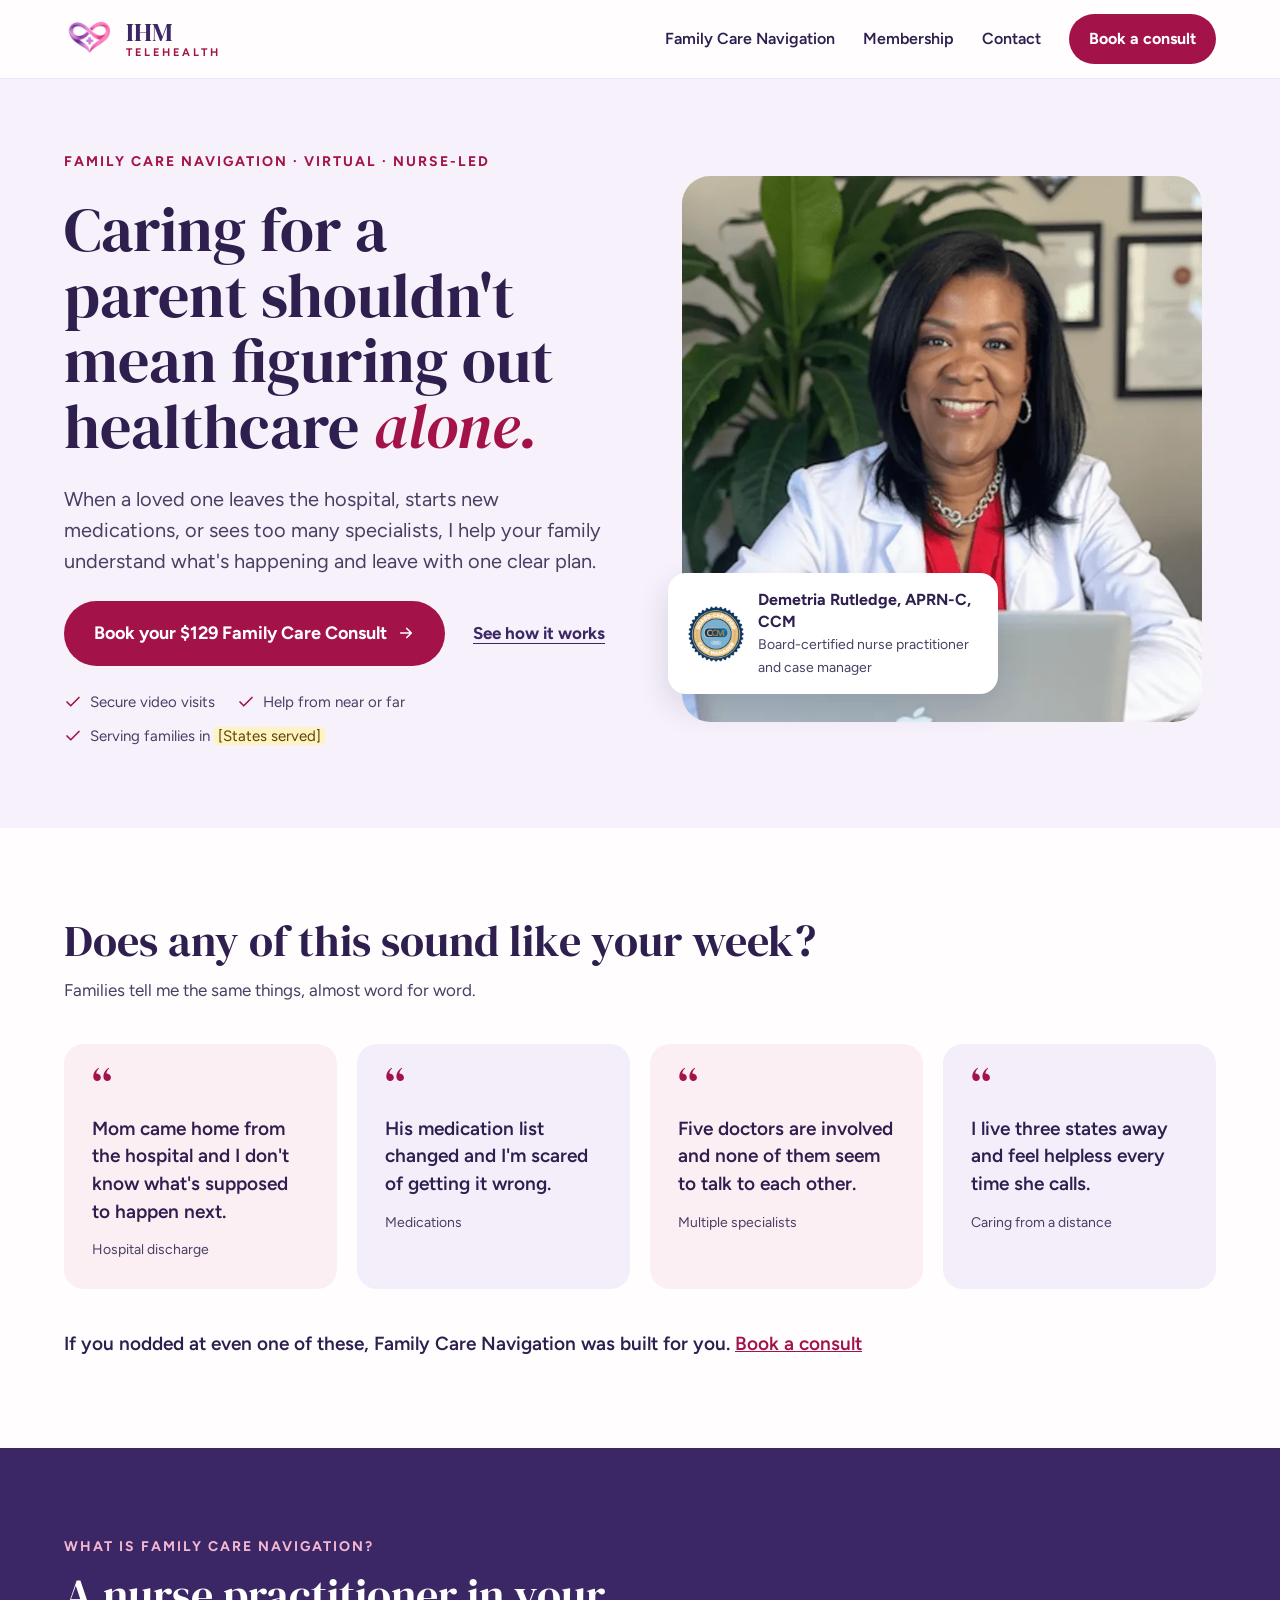
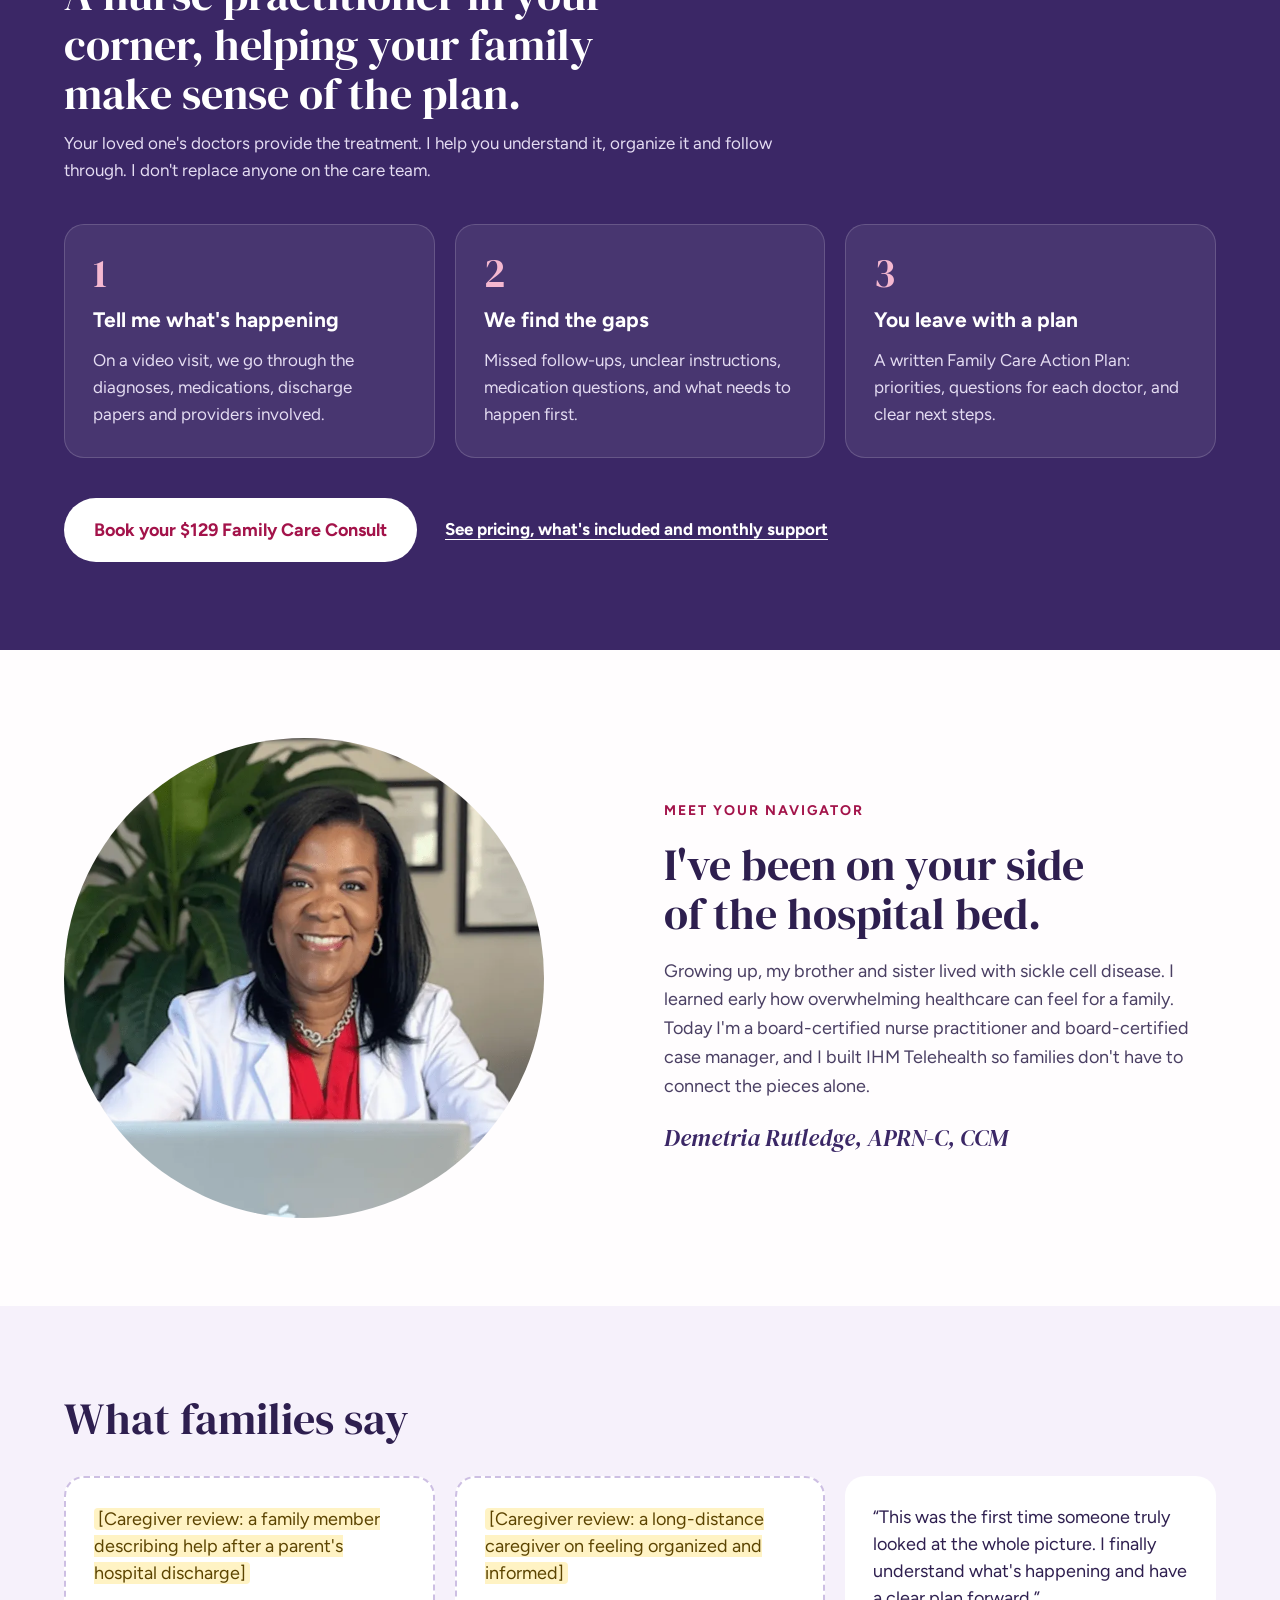
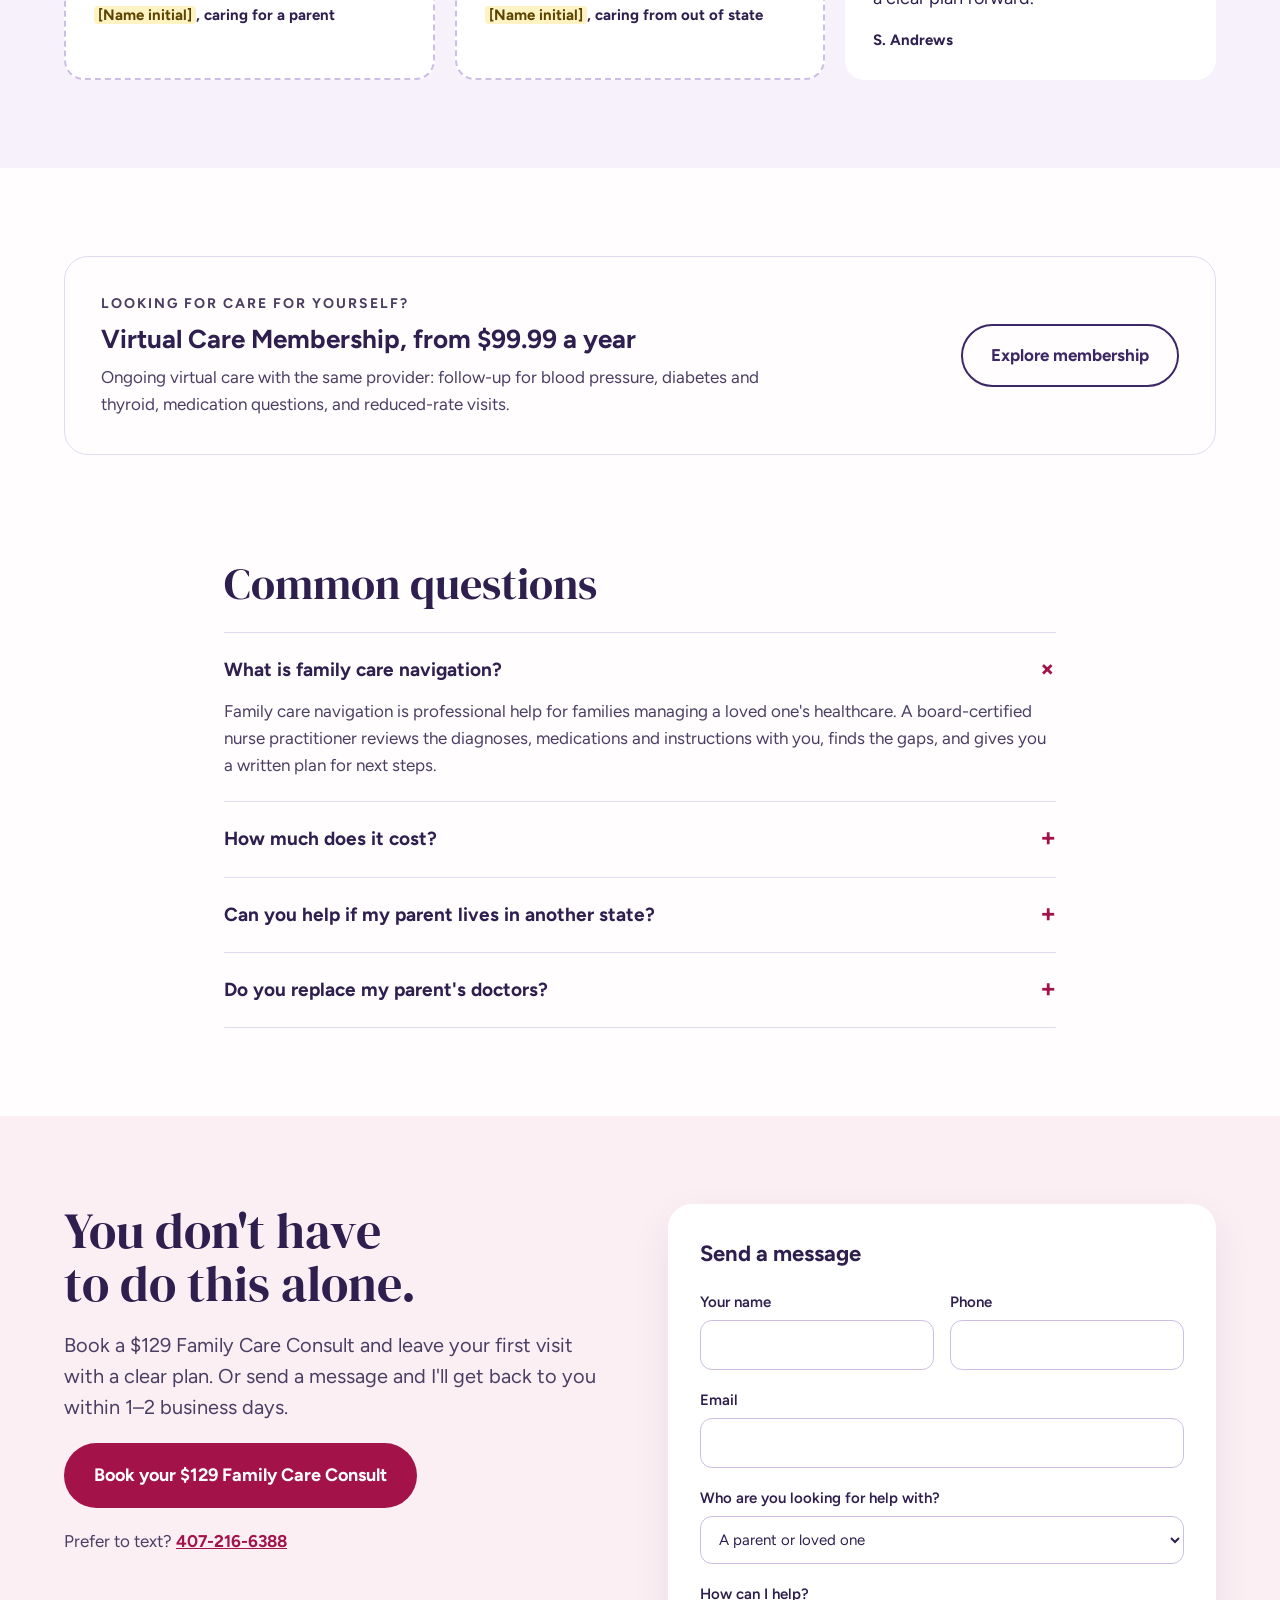
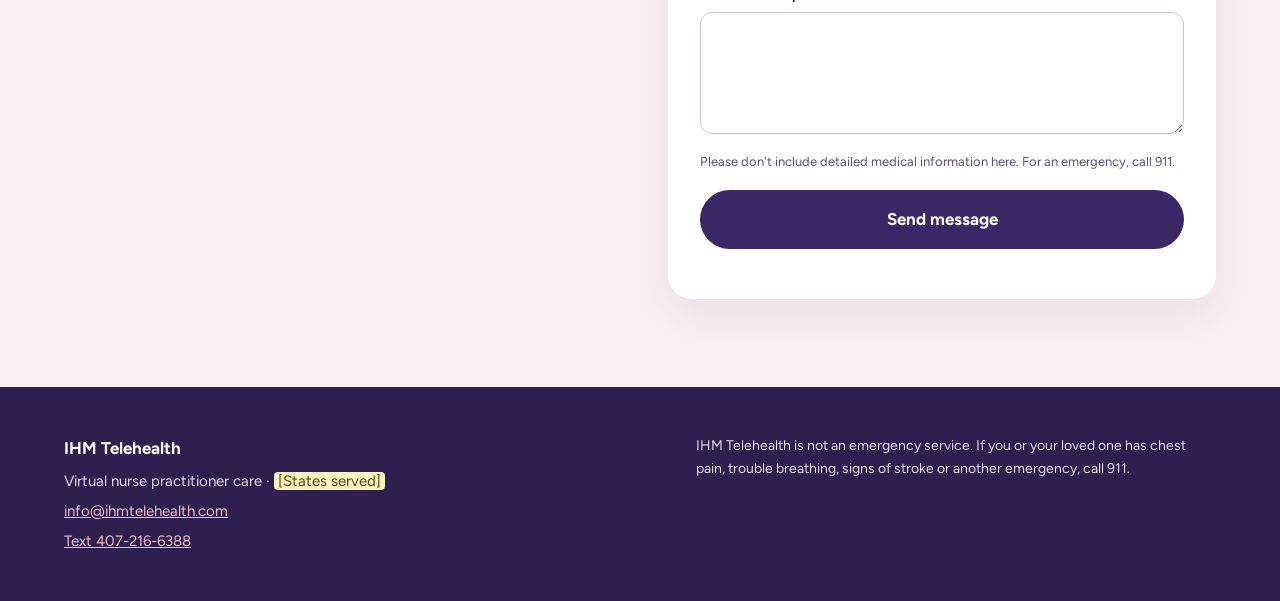
<file: IHMTELEHEALTH/index.html>
<!doctype html>
<html lang="en">
<head>
  <meta charset="utf-8">
  <meta name="viewport" content="width=device-width, initial-scale=1">
  <title>IHM Telehealth | Nurse-Led Family Care Navigation &amp; Virtual Care</title>
  <meta name="description" content="A board-certified nurse practitioner and case manager helping families manage a loved one's hospital discharge, medications and specialists. Book a $129 consult.">
  <link rel="canonical" href="https://ihmtelehealth.com/">

  <meta property="og:type" content="website">
  <meta property="og:site_name" content="IHM Telehealth">
  <meta property="og:title" content="Caring for a parent shouldn't mean figuring out healthcare alone">
  <meta property="og:description" content="Nurse-led Family Care Navigation for hospital discharges, medications and multiple specialists. Book a $129 consult.">
  <meta property="og:url" content="https://ihmtelehealth.com/">
  <meta property="og:image" content="https://ihmtelehealth.com/assets/img/demetria-rutledge.jpg">
  <meta name="twitter:card" content="summary_large_image">

  <link rel="icon" href="/IHMTELEHEALTH/assets/img/ihm-heart.png">
  <link rel="preconnect" href="https://fonts.googleapis.com">
  <link rel="preconnect" href="https://fonts.gstatic.com" crossorigin>
  <link href="https://fonts.googleapis.com/css2?family=DM+Serif+Display:ital@0;1&family=Figtree:wght@400;500;600;700&display=swap" rel="stylesheet">
  <link rel="stylesheet" href="/IHMTELEHEALTH/assets/css/styles.css">

  <script type="application/ld+json">
  {
    "@context": "https://schema.org",
    "@graph": [
      {
        "@type": "MedicalBusiness",
        "@id": "https://ihmtelehealth.com/#organization",
        "name": "IHM Telehealth",
        "url": "https://ihmtelehealth.com/",
        "logo": "https://ihmtelehealth.com/assets/img/ihm-heart.png",
        "email": "info@ihmtelehealth.com",
        "telephone": "+1-407-216-6388",
        "founder": { "@id": "https://ihmtelehealth.com/#demetria" },
        "sameAs": [
          "https://www.facebook.com/profile.php?id=61574995726371",
          "https://www.zocdoc.com/practice/ihm-telehealth-136889"
        ]
      },
      {
        "@type": "Person",
        "@id": "https://ihmtelehealth.com/#demetria",
        "name": "Demetria Rutledge",
        "honorificSuffix": "APRN-C, CCM",
        "jobTitle": "Board-Certified Nurse Practitioner and Board-Certified Case Manager",
        "worksFor": { "@id": "https://ihmtelehealth.com/#organization" },
        "image": "https://ihmtelehealth.com/assets/img/demetria-rutledge.jpg",
        "sameAs": [
          "https://www.linkedin.com/in/demetria-rutledge-msn-fnp-c-ccm-0344a723/",
          "https://www.healthgrades.com/providers/demetria-rutledge-xynkttr",
          "https://www.youtube.com/@YourCommunityNP"
        ]
      },
      {
        "@type": "WebSite",
        "@id": "https://ihmtelehealth.com/#website",
        "url": "https://ihmtelehealth.com/",
        "name": "IHM Telehealth",
        "publisher": { "@id": "https://ihmtelehealth.com/#organization" }
      },
      {
        "@type": "FAQPage",
        "mainEntity": [
          {
            "@type": "Question",
            "name": "What is family care navigation?",
            "acceptedAnswer": { "@type": "Answer", "text": "Family care navigation is professional help for families managing a loved one's healthcare. A board-certified nurse practitioner reviews the diagnoses, medications and instructions with you, finds the gaps, and gives you a written plan for next steps." }
          },
          {
            "@type": "Question",
            "name": "How much does family care navigation cost?",
            "acceptedAnswer": { "@type": "Answer", "text": "Every family starts with a $129 Family Care Consult. If ongoing help would be useful, monthly navigation starts at $249 a month." }
          },
          {
            "@type": "Question",
            "name": "Can you help if my parent lives in another state?",
            "acceptedAnswer": { "@type": "Answer", "text": "Yes. Visits are virtual, so long-distance caregivers can join from anywhere. Clinical services depend on where your loved one lives." }
          },
          {
            "@type": "Question",
            "name": "Does family care navigation replace my parent's doctors?",
            "acceptedAnswer": { "@type": "Answer", "text": "No. IHM Telehealth works alongside the existing care team, helping your family understand the plan, prepare questions and follow through. It is not an emergency service; for an emergency, call 911." }
          }
        ]
      }
    ]
  }
  </script>
</head>
<body>
  <a class="skip-link" href="#main">Skip to content</a>

  <header class="site-header">
    <div class="container">
      <a class="brand" href="/IHMTELEHEALTH/" aria-label="IHM Telehealth home">
        <img src="/IHMTELEHEALTH/assets/img/ihm-heart.png" alt="" width="240" height="212">
        <span class="brand-name"><span>IHM</span><span>TELEHEALTH</span></span>
      </a>
      <nav class="site-nav" aria-label="Main">
        <ul>
          <li><a href="/IHMTELEHEALTH/family-care-navigation/">Family Care Navigation</a></li>
          <li><a href="https://ihmtelehealth.com/virtual-subscription-plan/">Membership</a></li>
          <li><a href="#contact">Contact</a></li>
          <li><a class="btn btn--primary" href="https://ihmtelehealth.as.me/FamilyCareNavigation">Book a consult</a></li>
        </ul>
      </nav>
    </div>
  </header>

  <main id="main">
    <section class="hero">
      <div class="container hero__grid">
        <div class="hero__copy">
          <p class="eyebrow">Family Care Navigation · Virtual · Nurse-led</p>
          <h1 class="display">Caring for a parent shouldn't mean figuring out healthcare <em>alone.</em></h1>
          <p class="lead">When a loved one leaves the hospital, starts new medications, or sees too many specialists, I help your family understand what's happening and leave with one clear plan.</p>
          <div class="cta-row">
            <a class="btn btn--primary btn--lg" href="https://ihmtelehealth.as.me/FamilyCareNavigation">
              Book your $129 Family Care Consult
              <svg width="18" height="18" viewBox="0 0 24 24" fill="none" stroke="currentColor" stroke-width="2.2" stroke-linecap="round" stroke-linejoin="round" aria-hidden="true"><path d="M5 12h14M13 6l6 6-6 6"/></svg>
            </a>
            <a class="text-link" href="/IHMTELEHEALTH/family-care-navigation/">See how it works</a>
          </div>
          <ul class="checks">
            <li><svg width="18" height="18" viewBox="0 0 24 24" fill="none" stroke="currentColor" stroke-width="2.2" stroke-linecap="round" stroke-linejoin="round" aria-hidden="true"><path d="M20 6 9 17l-5-5"/></svg>Secure video visits</li>
            <li><svg width="18" height="18" viewBox="0 0 24 24" fill="none" stroke="currentColor" stroke-width="2.2" stroke-linecap="round" stroke-linejoin="round" aria-hidden="true"><path d="M20 6 9 17l-5-5"/></svg>Help from near or far</li>
            <li><svg width="18" height="18" viewBox="0 0 24 24" fill="none" stroke="currentColor" stroke-width="2.2" stroke-linecap="round" stroke-linejoin="round" aria-hidden="true"><path d="M20 6 9 17l-5-5"/></svg><span>Serving families in <span class="todo">[States served]</span></span></li>
          </ul>
        </div>
        <div class="hero__media">
          <picture>
            <source srcset="/IHMTELEHEALTH/assets/img/demetria-rutledge.webp" type="image/webp">
            <img class="hero__photo" src="/IHMTELEHEALTH/assets/img/demetria-rutledge.jpg" alt="Demetria Rutledge, nurse practitioner, smiling at her desk during a virtual visit" width="1024" height="768" fetchpriority="high">
          </picture>
          <div class="credential-card">
            <img src="/IHMTELEHEALTH/assets/img/ccm-badge.png" alt="Board-Certified Case Manager (CCM) badge" width="56" height="56">
            <div>
              <strong>Demetria Rutledge, APRN-C, CCM</strong>
              <span>Board-certified nurse practitioner and case manager</span>
            </div>
          </div>
        </div>
      </div>
    </section>

    <section class="section" aria-labelledby="familiar-title">
      <div class="container stack">
        <div class="section-head">
          <h2 class="h2" id="familiar-title">Does any of this sound like your week?</h2>
          <p class="muted">Families tell me the same things, almost word for word.</p>
        </div>
        <div class="grid grid--4">
          <figure class="quote-card">
            <span class="quote-card__mark" aria-hidden="true">“</span>
            <blockquote>Mom came home from the hospital and I don't know what's supposed to happen next.</blockquote>
            <figcaption>Hospital discharge</figcaption>
          </figure>
          <figure class="quote-card">
            <span class="quote-card__mark" aria-hidden="true">“</span>
            <blockquote>His medication list changed and I'm scared of getting it wrong.</blockquote>
            <figcaption>Medications</figcaption>
          </figure>
          <figure class="quote-card">
            <span class="quote-card__mark" aria-hidden="true">“</span>
            <blockquote>Five doctors are involved and none of them seem to talk to each other.</blockquote>
            <figcaption>Multiple specialists</figcaption>
          </figure>
          <figure class="quote-card">
            <span class="quote-card__mark" aria-hidden="true">“</span>
            <blockquote>I live three states away and feel helpless every time she calls.</blockquote>
            <figcaption>Caring from a distance</figcaption>
          </figure>
        </div>
        <p style="font-size: 19px; font-weight: 600;">If you nodded at even one of these, Family Care Navigation was built for you. <a href="https://ihmtelehealth.as.me/FamilyCareNavigation">Book a consult</a></p>
      </div>
    </section>

    <section class="section section--dark" aria-labelledby="what-title">
      <div class="container stack">
        <div class="section-head">
          <p class="eyebrow">What is Family Care Navigation?</p>
          <h2 class="h2" id="what-title">A nurse practitioner in your corner, helping your family make sense of the plan.</h2>
          <p class="muted">Your loved one's doctors provide the treatment. I help you understand it, organize it and follow through. I don't replace anyone on the care team.</p>
        </div>
        <ol class="steps">
          <li class="step">
            <span class="step__num" aria-hidden="true">1</span>
            <h3>Tell me what's happening</h3>
            <p>On a video visit, we go through the diagnoses, medications, discharge papers and providers involved.</p>
          </li>
          <li class="step">
            <span class="step__num" aria-hidden="true">2</span>
            <h3>We find the gaps</h3>
            <p>Missed follow-ups, unclear instructions, medication questions, and what needs to happen first.</p>
          </li>
          <li class="step">
            <span class="step__num" aria-hidden="true">3</span>
            <h3>You leave with a plan</h3>
            <p>A written Family Care Action Plan: priorities, questions for each doctor, and clear next steps.</p>
          </li>
        </ol>
        <div class="cta-row">
          <a class="btn btn--light btn--lg" href="https://ihmtelehealth.as.me/FamilyCareNavigation">Book your $129 Family Care Consult</a>
          <a class="text-link" href="/IHMTELEHEALTH/family-care-navigation/">See pricing, what's included and monthly support</a>
        </div>
      </div>
    </section>

    <section class="section" aria-labelledby="meet-title">
      <div class="container grid grid--2">
        <picture>
          <source srcset="/IHMTELEHEALTH/assets/img/demetria-rutledge.webp" type="image/webp">
          <img class="about-photo--round" src="/IHMTELEHEALTH/assets/img/demetria-rutledge.jpg" alt="Demetria Rutledge, APRN-C, CCM" width="1024" height="768" loading="lazy">
        </picture>
        <div class="about-copy">
          <p class="eyebrow">Meet your navigator</p>
          <h2 class="h2" id="meet-title">I've been on your side of the hospital bed.</h2>
          <p class="muted" style="font-size: 18px;">Growing up, my brother and sister lived with sickle cell disease. I learned early how overwhelming healthcare can feel for a family. Today I'm a board-certified nurse practitioner and board-certified case manager, and I built IHM Telehealth so families don't have to connect the pieces alone.</p>
          <p class="signature">Demetria Rutledge, APRN-C, CCM</p>
        </div>
      </div>
    </section>

    <section class="section section--tint" aria-labelledby="reviews-title">
      <div class="container stack" style="gap: 32px;">
        <h2 class="h2" id="reviews-title">What families say</h2>
        <div class="grid grid--3">
          <!-- TODO: replace with real caregiver reviews (with permission) -->
          <figure class="review review--placeholder">
            <blockquote><span class="todo">[Caregiver review: a family member describing help after a parent's hospital discharge]</span></blockquote>
            <figcaption><span class="todo">[Name initial]</span>, caring for a parent</figcaption>
          </figure>
          <figure class="review review--placeholder">
            <blockquote><span class="todo">[Caregiver review: a long-distance caregiver on feeling organized and informed]</span></blockquote>
            <figcaption><span class="todo">[Name initial]</span>, caring from out of state</figcaption>
          </figure>
          <figure class="review">
            <blockquote>“This was the first time someone truly looked at the whole picture. I finally understand what's happening and have a clear plan forward.”</blockquote>
            <figcaption>S. Andrews</figcaption>
          </figure>
        </div>
      </div>
    </section>

    <section class="section" style="padding-bottom: 16px;" aria-label="Virtual Care Membership">
      <div class="container">
        <div class="callout">
          <div class="callout__copy">
            <p class="eyebrow">Looking for care for yourself?</p>
            <h2>Virtual Care Membership, from $99.99 a year</h2>
            <p class="muted">Ongoing virtual care with the same provider: follow-up for blood pressure, diabetes and thyroid, medication questions, and reduced-rate visits.</p>
          </div>
          <a class="btn btn--outline" href="https://ihmtelehealth.com/virtual-subscription-plan/">Explore membership</a>
        </div>
      </div>
    </section>

    <section class="section" aria-labelledby="faq-title">
      <div class="container container--narrow stack" style="gap: 24px;">
        <h2 class="h2" id="faq-title">Common questions</h2>
        <div class="faq">
          <details open>
            <summary>What is family care navigation?</summary>
            <p>Family care navigation is professional help for families managing a loved one's healthcare. A board-certified nurse practitioner reviews the diagnoses, medications and instructions with you, finds the gaps, and gives you a written plan for next steps.</p>
          </details>
          <details>
            <summary>How much does it cost?</summary>
            <p>Every family starts with a $129 Family Care Consult. If ongoing help would be useful, monthly navigation starts at $249 a month. We'll talk about it together, with no pressure.</p>
          </details>
          <details>
            <summary>Can you help if my parent lives in another state?</summary>
            <p>Yes. Visits are virtual, so long-distance caregivers can join from anywhere. Clinical services depend on where your loved one lives; we currently serve <span class="todo">[States served]</span>.</p>
          </details>
          <details>
            <summary>Do you replace my parent's doctors?</summary>
            <p>No. I work alongside the existing care team, helping your family understand the plan, prepare questions and follow through. Family Care Navigation is not an emergency service; for an emergency, call 911.</p>
          </details>
        </div>
      </div>
    </section>

    <section class="section section--blush" id="contact" aria-labelledby="contact-title">
      <div class="container contact-grid">
        <div class="contact-copy">
          <h2 class="display" id="contact-title">You don't have to do this alone.</h2>
          <p class="lead">Book a $129 Family Care Consult and leave your first visit with a clear plan. Or send a message and I'll get back to you within 1–2 business days.</p>
          <a class="btn btn--primary btn--lg" href="https://ihmtelehealth.as.me/FamilyCareNavigation">Book your $129 Family Care Consult</a>
          <p class="muted">Prefer to text? <a href="sms:+14072166388"><strong>407-216-6388</strong></a></p>
        </div>
        <form class="form" data-contact-form method="post" action="" aria-labelledby="form-title">
          <h3 id="form-title">Send a message</h3>
          <div class="form__row">
            <label class="field">Your name<input type="text" name="name" autocomplete="name" required></label>
            <label class="field">Phone<input type="tel" name="phone" autocomplete="tel"></label>
          </div>
          <label class="field">Email<input type="email" name="email" autocomplete="email" required></label>
          <label class="field">Who are you looking for help with?
            <select name="help_for">
              <option>A parent or loved one</option>
              <option>Myself (membership or a visit)</option>
              <option>Not sure yet</option>
            </select>
          </label>
          <label class="field">How can I help?<textarea name="message" rows="4"></textarea></label>
          <p class="form__note">Please don't include detailed medical information here. For an emergency, call 911.</p>
          <button class="btn btn--dark btn--block" type="submit">Send message</button>
          <p class="form__status" role="status" aria-live="polite"></p>
        </form>
      </div>
    </section>
  </main>

  <footer class="site-footer">
    <div class="container">
      <div class="site-footer__contact">
        <strong>IHM Telehealth</strong>
        <span>Virtual nurse practitioner care · <span class="todo">[States served]</span></span>
        <a href="mailto:info@ihmtelehealth.com">info@ihmtelehealth.com</a>
        <a href="sms:+14072166388">Text 407-216-6388</a>
      </div>
      <p>IHM Telehealth is not an emergency service. If you or your loved one has chest pain, trouble breathing, signs of stroke or another emergency, call 911.</p>
    </div>
  </footer>

  <script src="/IHMTELEHEALTH/assets/js/main.js" defer></script>
</body>
</html>
</file>
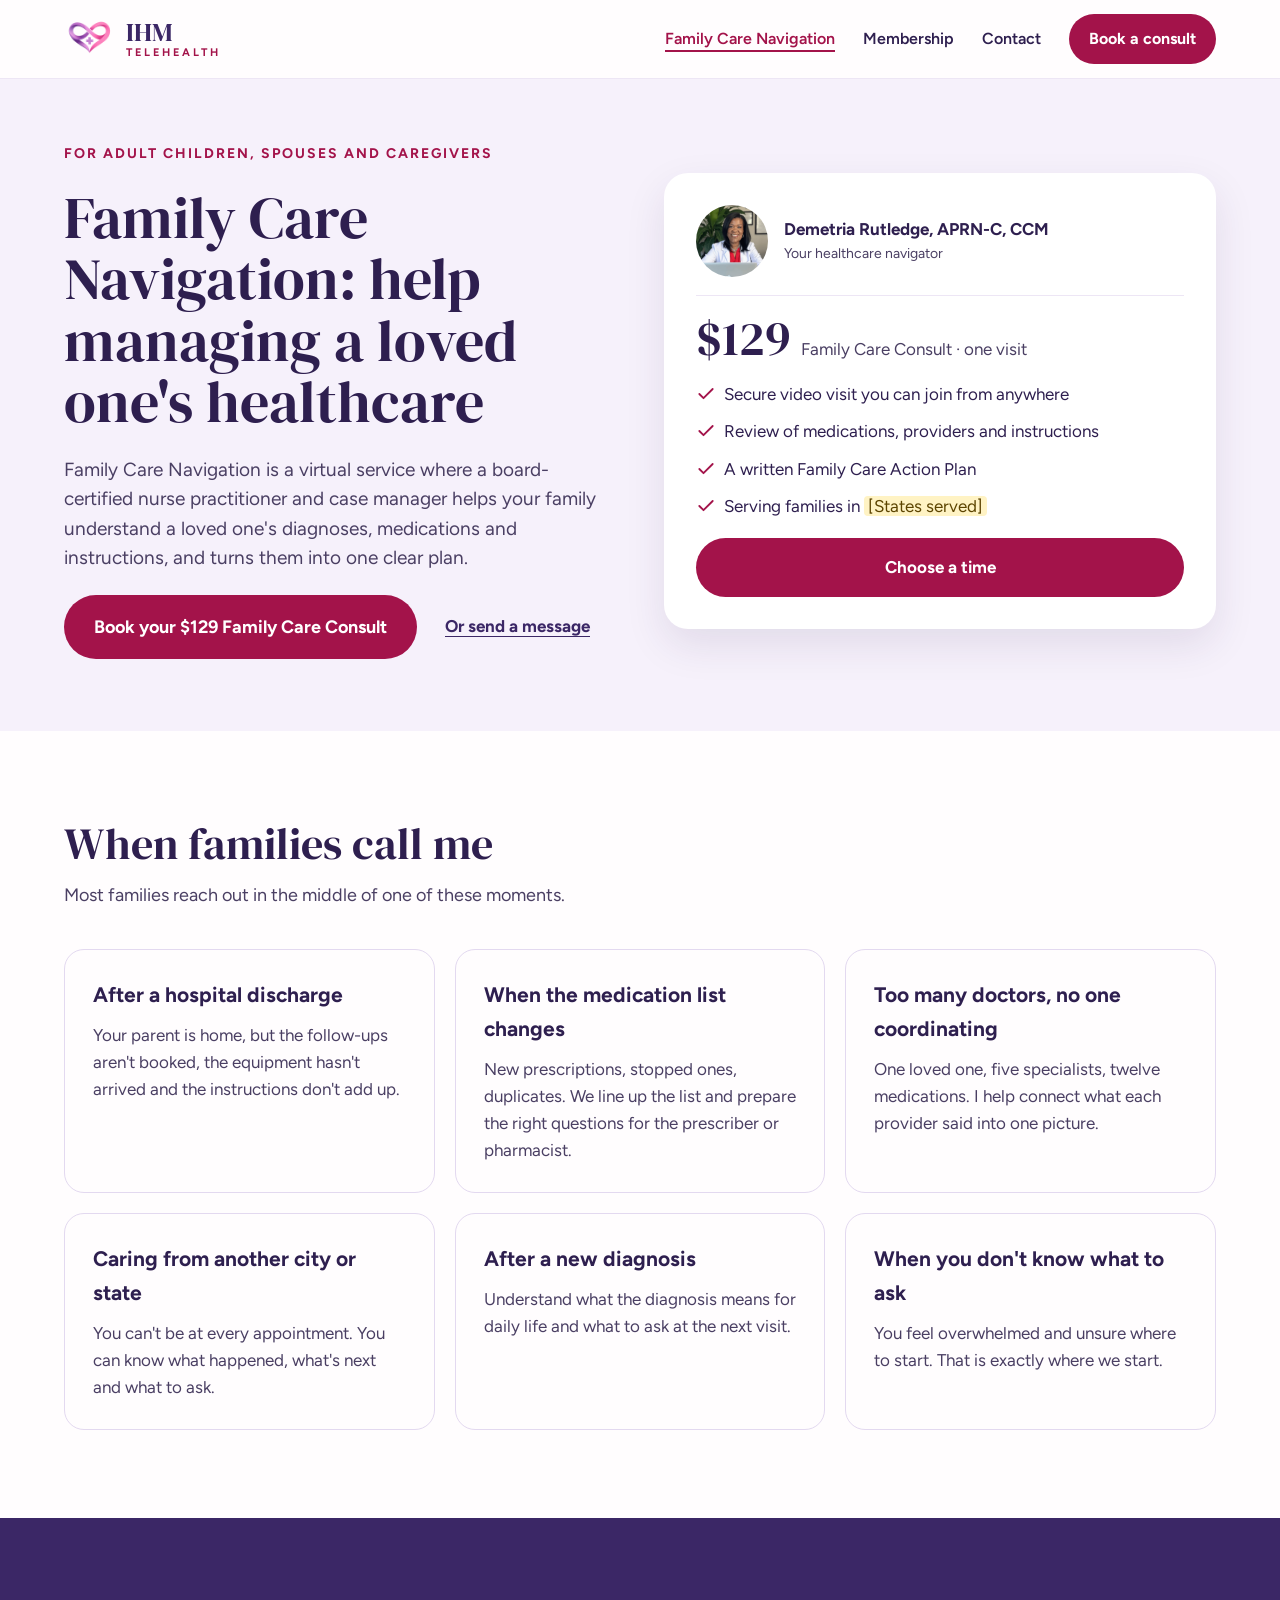
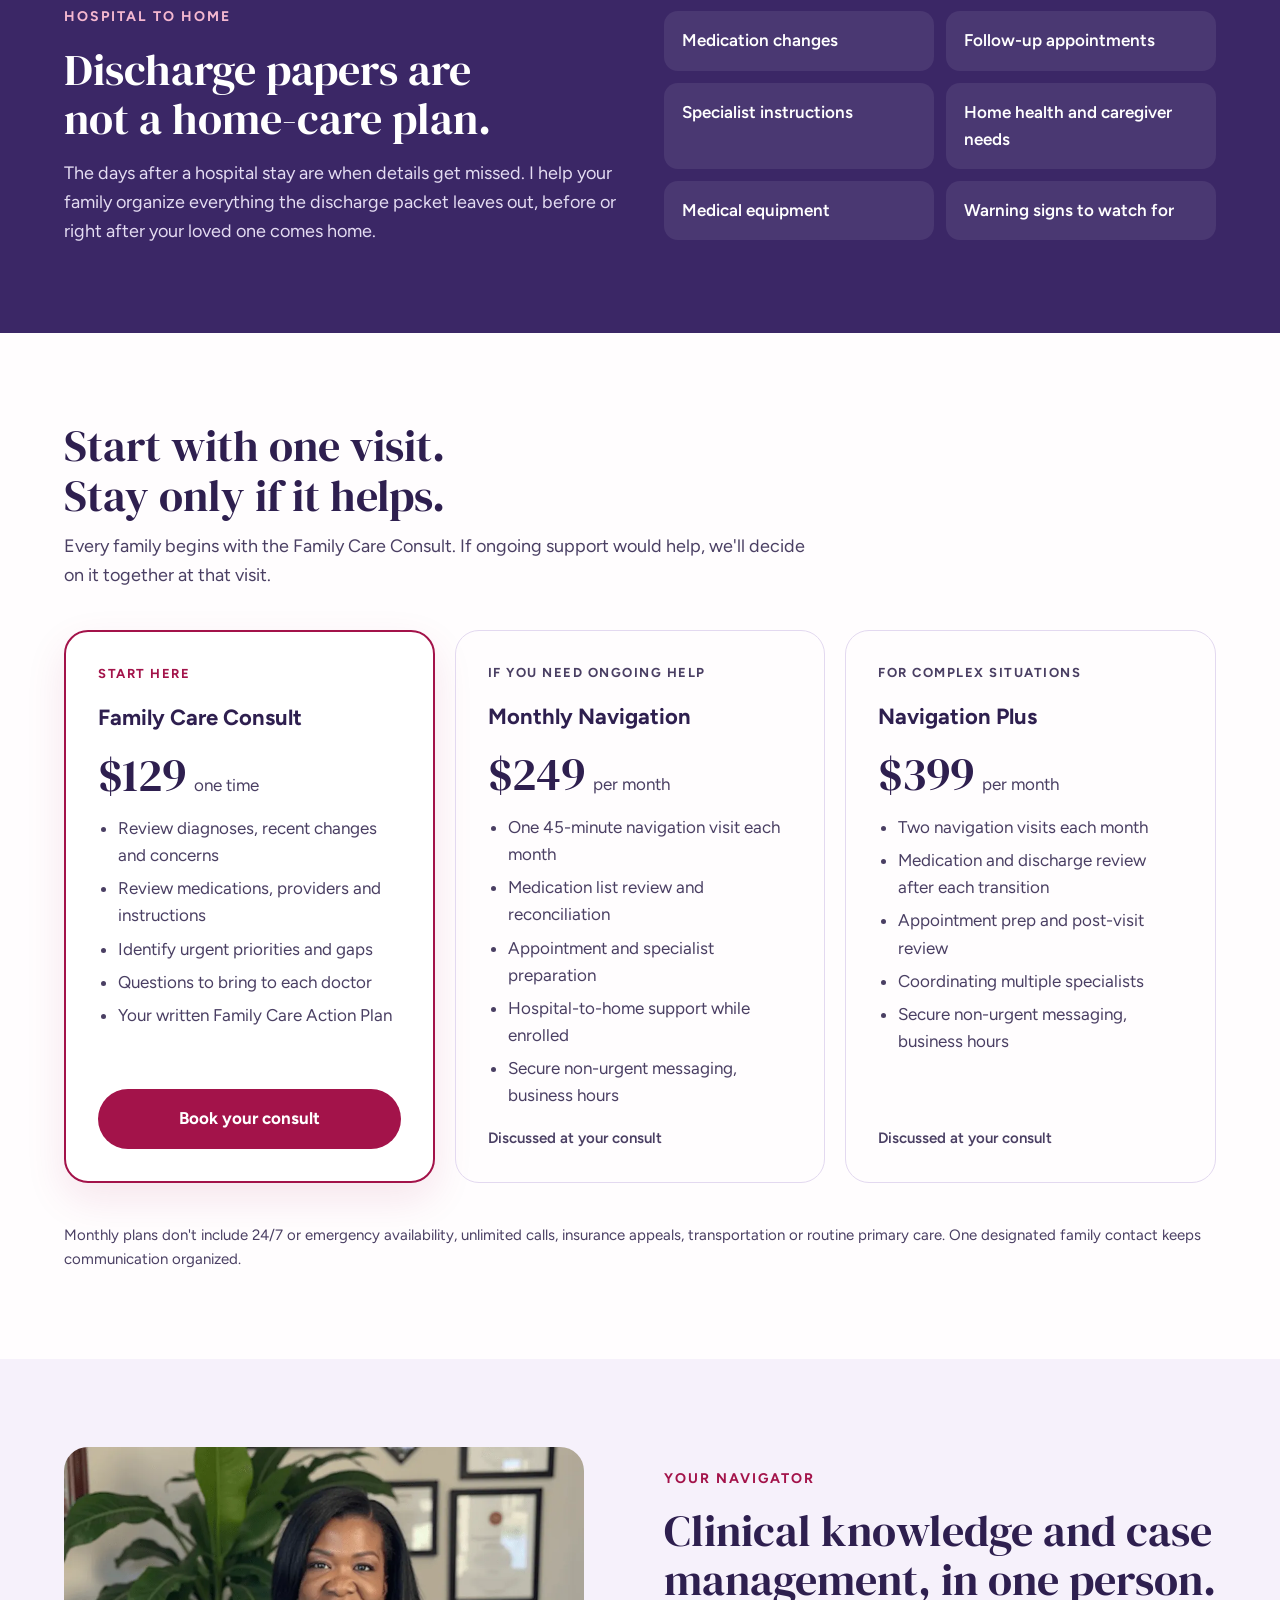
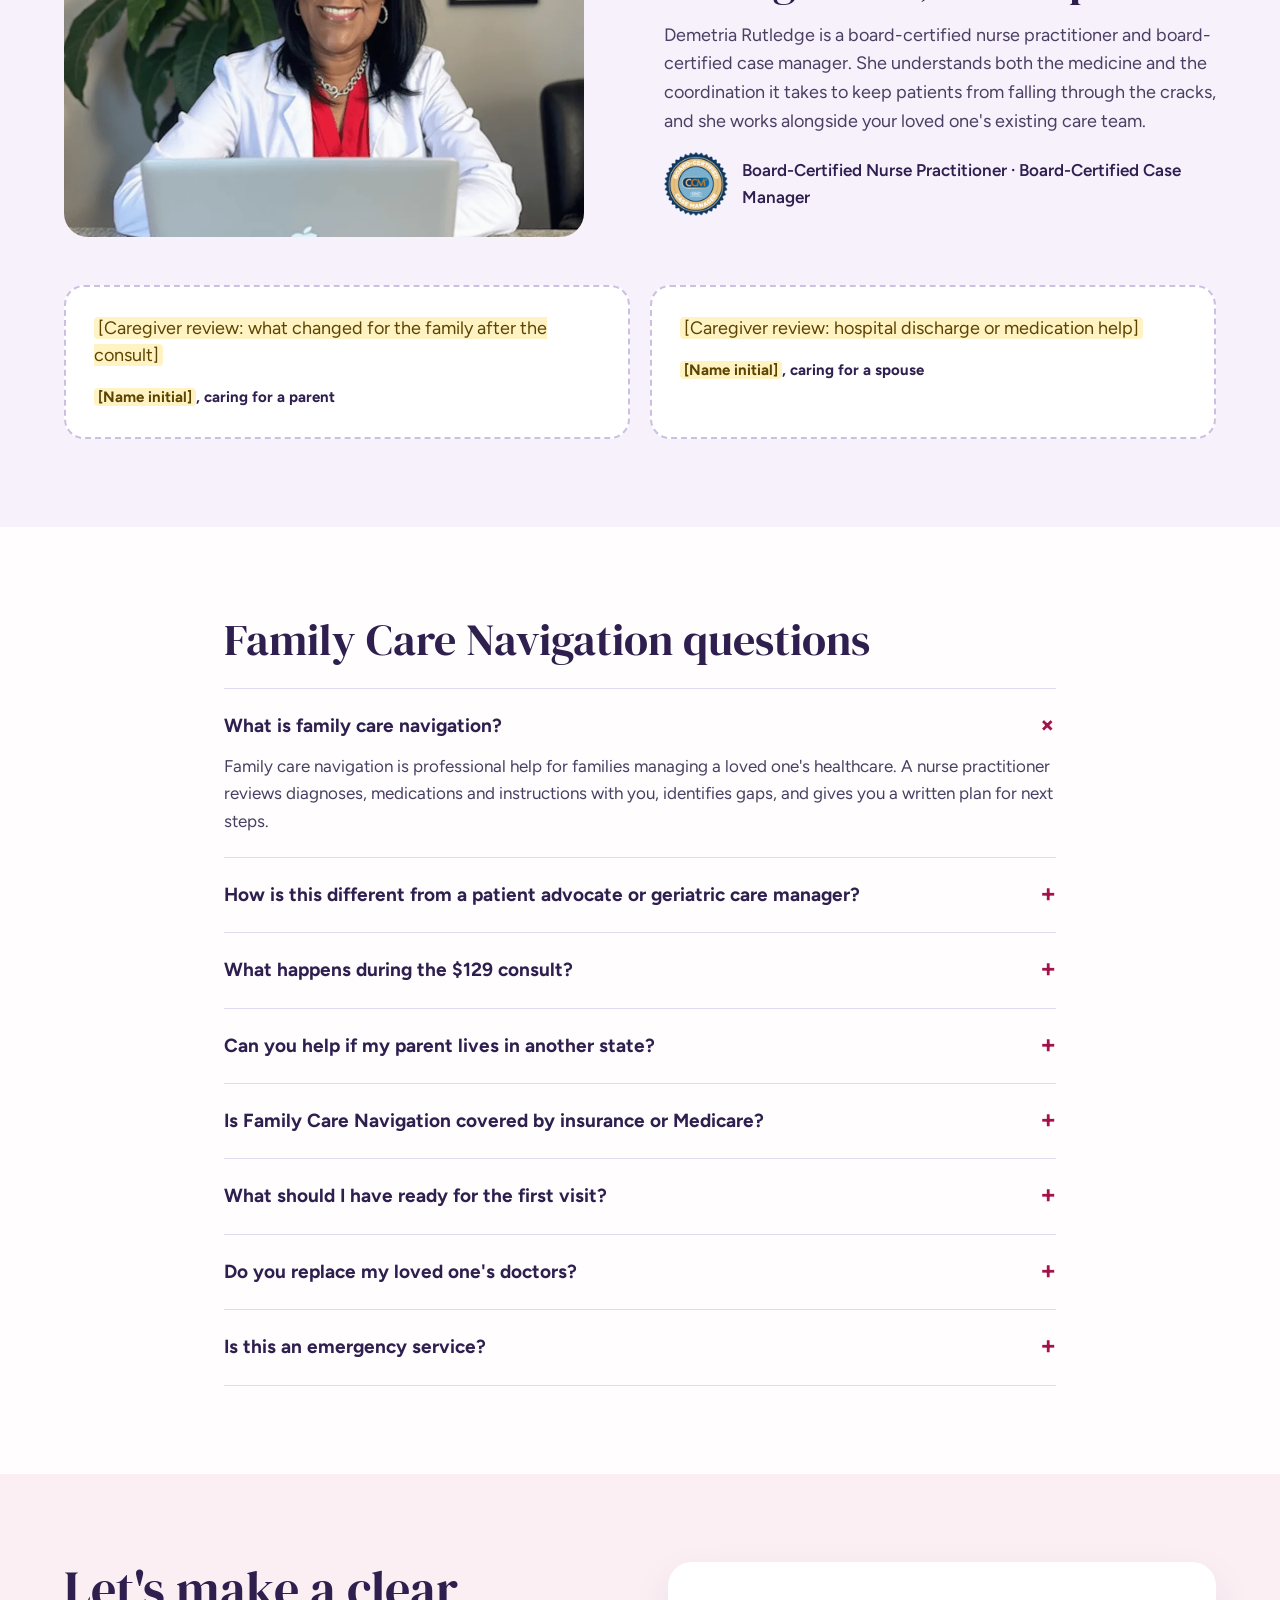
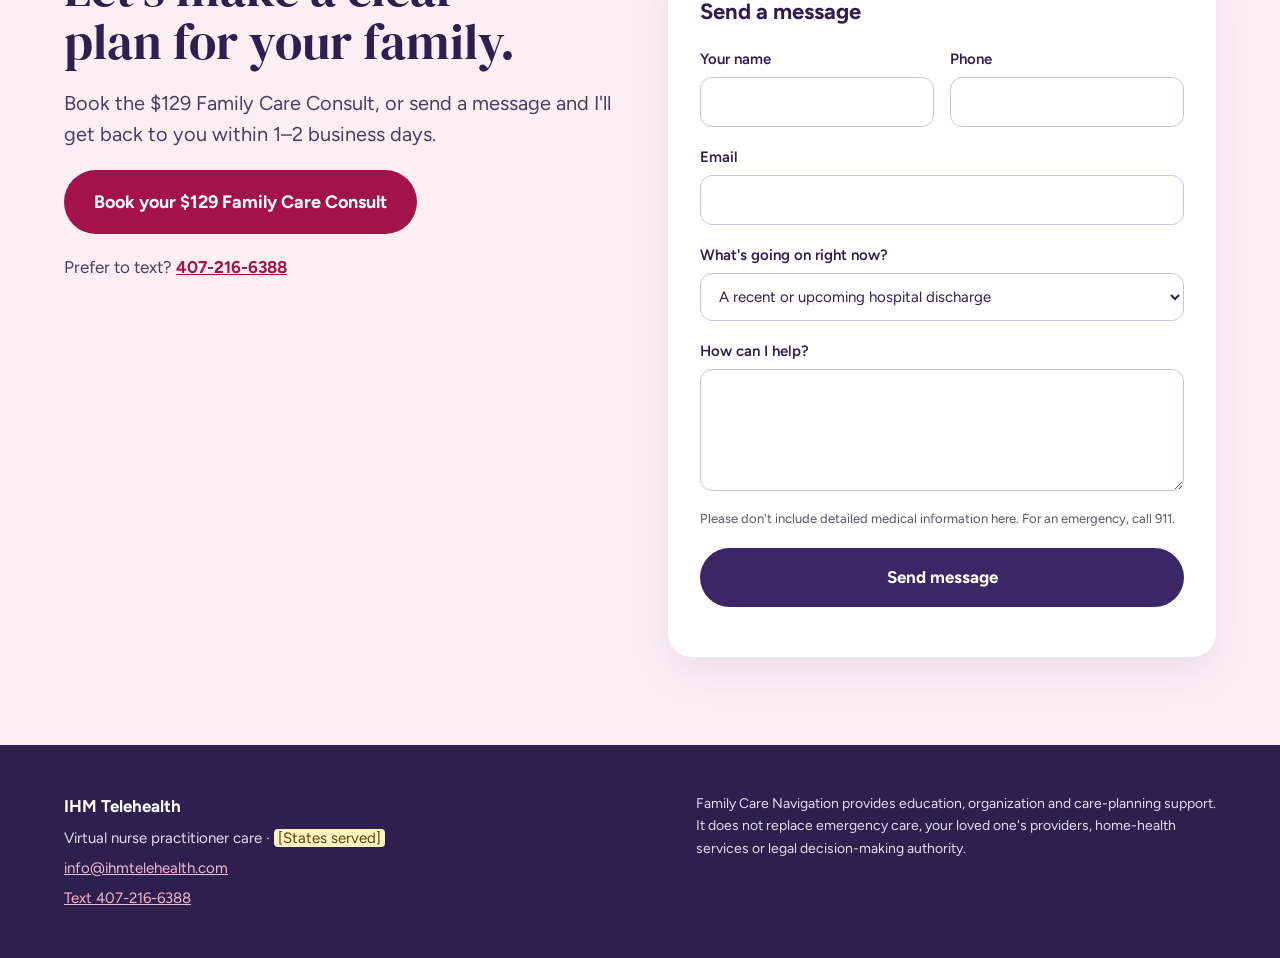
<file: IHMTELEHEALTH/family-care-navigation/index.html>
<!doctype html>
<html lang="en">
<head>
  <meta charset="utf-8">
  <meta name="viewport" content="width=device-width, initial-scale=1">
  <title>Family Care Navigation for Aging Parents | IHM Telehealth</title>
  <meta name="description" content="Help after a parent's hospital discharge, medication changes and multiple specialists. Board-certified NP and case manager. Start with a $129 consult.">
  <link rel="canonical" href="https://ihmtelehealth.com/family-care-navigation/">

  <meta property="og:type" content="website">
  <meta property="og:site_name" content="IHM Telehealth">
  <meta property="og:title" content="Family Care Navigation: help managing a loved one's healthcare">
  <meta property="og:description" content="A board-certified nurse practitioner and case manager helps your family turn diagnoses, medications and instructions into one clear plan.">
  <meta property="og:url" content="https://ihmtelehealth.com/family-care-navigation/">
  <meta property="og:image" content="https://ihmtelehealth.com/assets/img/demetria-rutledge.jpg">
  <meta name="twitter:card" content="summary_large_image">

  <link rel="icon" href="/IHMTELEHEALTH/assets/img/ihm-heart.png">
  <link rel="preconnect" href="https://fonts.googleapis.com">
  <link rel="preconnect" href="https://fonts.gstatic.com" crossorigin>
  <link href="https://fonts.googleapis.com/css2?family=DM+Serif+Display:ital@0;1&family=Figtree:wght@400;500;600;700&display=swap" rel="stylesheet">
  <link rel="stylesheet" href="/IHMTELEHEALTH/assets/css/styles.css">

  <script type="application/ld+json">
  {
    "@context": "https://schema.org",
    "@graph": [
      {
        "@type": "Service",
        "@id": "https://ihmtelehealth.com/family-care-navigation/#service",
        "name": "Family Care Navigation",
        "serviceType": "Family care navigation and care coordination support",
        "description": "A virtual service where a board-certified nurse practitioner and case manager helps families understand a loved one's diagnoses, medications and instructions, and turns them into one clear plan.",
        "url": "https://ihmtelehealth.com/family-care-navigation/",
        "provider": {
          "@type": "MedicalBusiness",
          "@id": "https://ihmtelehealth.com/#organization",
          "name": "IHM Telehealth",
          "url": "https://ihmtelehealth.com/"
        },
        "audience": { "@type": "Audience", "audienceType": "Family caregivers of aging parents and loved ones" },
        "offers": [
          { "@type": "Offer", "name": "Family Care Consult", "price": "129.00", "priceCurrency": "USD", "url": "https://ihmtelehealth.as.me/FamilyCareNavigation" },
          { "@type": "Offer", "name": "Monthly Navigation", "priceSpecification": { "@type": "UnitPriceSpecification", "price": "249.00", "priceCurrency": "USD", "unitText": "MONTH" } },
          { "@type": "Offer", "name": "Navigation Plus", "priceSpecification": { "@type": "UnitPriceSpecification", "price": "399.00", "priceCurrency": "USD", "unitText": "MONTH" } }
        ]
      },
      {
        "@type": "BreadcrumbList",
        "itemListElement": [
          { "@type": "ListItem", "position": 1, "name": "Home", "item": "https://ihmtelehealth.com/" },
          { "@type": "ListItem", "position": 2, "name": "Family Care Navigation", "item": "https://ihmtelehealth.com/family-care-navigation/" }
        ]
      },
      {
        "@type": "FAQPage",
        "mainEntity": [
          { "@type": "Question", "name": "What is family care navigation?", "acceptedAnswer": { "@type": "Answer", "text": "Family care navigation is professional help for families managing a loved one's healthcare. A nurse practitioner reviews diagnoses, medications and instructions with you, identifies gaps, and gives you a written plan for next steps." } },
          { "@type": "Question", "name": "How is family care navigation different from a patient advocate or geriatric care manager?", "acceptedAnswer": { "@type": "Answer", "text": "Patient advocates usually focus on the system: appointments, bills and insurance. Geriatric care managers often handle housing and daily care. Family Care Navigation at IHM Telehealth is led by a board-certified nurse practitioner, so it also covers the clinical side: what the medications, diagnoses and instructions actually mean." } },
          { "@type": "Question", "name": "What happens during the $129 Family Care Consult?", "acceptedAnswer": { "@type": "Answer", "text": "On a secure video visit we review what's happening, the medications and providers involved, and any discharge or specialist instructions. You leave with priorities, questions for the care team, and a written Family Care Action Plan." } },
          { "@type": "Question", "name": "Can you help if my parent lives in another state?", "acceptedAnswer": { "@type": "Answer", "text": "Yes. Visits are virtual, so family members can join from anywhere. Clinical services depend on where your loved one lives." } },
          { "@type": "Question", "name": "What should I have ready for the first visit?", "acceptedAnswer": { "@type": "Answer", "text": "Whatever you have: the medication list, discharge papers, recent visit summaries and a list of providers. If your loved one is an adult, they or their legal representative may need to give permission before health information is discussed." } },
          { "@type": "Question", "name": "Does family care navigation replace my loved one's doctors?", "acceptedAnswer": { "@type": "Answer", "text": "No. It works alongside the primary care provider, specialists, pharmacist and hospital team, adding education, organization and follow-through between visits." } },
          { "@type": "Question", "name": "Is family care navigation an emergency service?", "acceptedAnswer": { "@type": "Answer", "text": "No. For chest pain, trouble breathing, signs of stroke, severe bleeding or loss of consciousness, call 911 or seek emergency care right away." } }
        ]
      }
    ]
  }
  </script>
</head>
<body>
  <a class="skip-link" href="#main">Skip to content</a>

  <header class="site-header">
    <div class="container">
      <a class="brand" href="/IHMTELEHEALTH/" aria-label="IHM Telehealth home">
        <img src="/IHMTELEHEALTH/assets/img/ihm-heart.png" alt="" width="240" height="212">
        <span class="brand-name"><span>IHM</span><span>TELEHEALTH</span></span>
      </a>
      <nav class="site-nav" aria-label="Main">
        <ul>
          <li><a href="/IHMTELEHEALTH/family-care-navigation/" aria-current="page">Family Care Navigation</a></li>
          <li><a href="https://ihmtelehealth.com/virtual-subscription-plan/">Membership</a></li>
          <li><a href="#contact">Contact</a></li>
          <li><a class="btn btn--primary" href="https://ihmtelehealth.as.me/FamilyCareNavigation">Book a consult</a></li>
        </ul>
      </nav>
    </div>
  </header>

  <main id="main">
    <section class="hero" style="padding: 64px 0 72px;">
      <div class="container hero__grid" style="gap: 48px;">
        <div class="hero__copy" style="gap: 22px;">
          <p class="eyebrow">For adult children, spouses and caregivers</p>
          <h1 class="display" style="font-size: clamp(38px, 4.6vw, 58px);">Family Care Navigation: help managing a loved one's healthcare</h1>
          <p class="lead" style="font-size: 19px;">Family Care Navigation is a virtual service where a board-certified nurse practitioner and case manager helps your family understand a loved one's diagnoses, medications and instructions, and turns them into one clear plan.</p>
          <div class="cta-row">
            <a class="btn btn--primary btn--lg" href="https://ihmtelehealth.as.me/FamilyCareNavigation">Book your $129 Family Care Consult</a>
            <a class="text-link" href="#contact">Or send a message</a>
          </div>
        </div>
        <aside class="visit-card" aria-label="Your first visit">
          <div class="visit-card__who">
            <picture>
              <source srcset="/IHMTELEHEALTH/assets/img/demetria-rutledge.webp" type="image/webp">
              <img src="/IHMTELEHEALTH/assets/img/demetria-rutledge.jpg" alt="Demetria Rutledge, APRN-C, CCM" width="72" height="72">
            </picture>
            <div>
              <strong>Demetria Rutledge, APRN-C, CCM</strong>
              <span>Your healthcare navigator</span>
            </div>
          </div>
          <div class="visit-card__price">
            <span class="price__amount" style="font-size: 48px;">$129</span>
            <span class="price__unit">Family Care Consult · one visit</span>
          </div>
          <ul class="check-list">
            <li><svg width="20" height="20" viewBox="0 0 24 24" fill="none" stroke="currentColor" stroke-width="2.2" stroke-linecap="round" stroke-linejoin="round" aria-hidden="true"><path d="M20 6 9 17l-5-5"/></svg>Secure video visit you can join from anywhere</li>
            <li><svg width="20" height="20" viewBox="0 0 24 24" fill="none" stroke="currentColor" stroke-width="2.2" stroke-linecap="round" stroke-linejoin="round" aria-hidden="true"><path d="M20 6 9 17l-5-5"/></svg>Review of medications, providers and instructions</li>
            <li><svg width="20" height="20" viewBox="0 0 24 24" fill="none" stroke="currentColor" stroke-width="2.2" stroke-linecap="round" stroke-linejoin="round" aria-hidden="true"><path d="M20 6 9 17l-5-5"/></svg>A written Family Care Action Plan</li>
            <li><svg width="20" height="20" viewBox="0 0 24 24" fill="none" stroke="currentColor" stroke-width="2.2" stroke-linecap="round" stroke-linejoin="round" aria-hidden="true"><path d="M20 6 9 17l-5-5"/></svg><span>Serving families in <span class="todo">[States served]</span></span></li>
          </ul>
          <a class="btn btn--primary btn--block" href="https://ihmtelehealth.as.me/FamilyCareNavigation">Choose a time</a>
        </aside>
      </div>
    </section>

    <section class="section" aria-labelledby="situations-title">
      <div class="container stack">
        <div class="section-head">
          <h2 class="h2" id="situations-title">When families call me</h2>
          <p class="muted" style="font-size: 18px;">Most families reach out in the middle of one of these moments.</p>
        </div>
        <div class="grid grid--3" style="grid-template-columns: repeat(auto-fit, minmax(min(340px, 100%), 1fr));">
          <article class="situation">
            <h3>After a hospital discharge</h3>
            <p class="muted">Your parent is home, but the follow-ups aren't booked, the equipment hasn't arrived and the instructions don't add up.</p>
          </article>
          <article class="situation">
            <h3>When the medication list changes</h3>
            <p class="muted">New prescriptions, stopped ones, duplicates. We line up the list and prepare the right questions for the prescriber or pharmacist.</p>
          </article>
          <article class="situation">
            <h3>Too many doctors, no one coordinating</h3>
            <p class="muted">One loved one, five specialists, twelve medications. I help connect what each provider said into one picture.</p>
          </article>
          <article class="situation">
            <h3>Caring from another city or state</h3>
            <p class="muted">You can't be at every appointment. You can know what happened, what's next and what to ask.</p>
          </article>
          <article class="situation">
            <h3>After a new diagnosis</h3>
            <p class="muted">Understand what the diagnosis means for daily life and what to ask at the next visit.</p>
          </article>
          <article class="situation">
            <h3>When you don't know what to ask</h3>
            <p class="muted">You feel overwhelmed and unsure where to start. That is exactly where we start.</p>
          </article>
        </div>
      </div>
    </section>

    <section class="section section--dark" aria-labelledby="discharge-title">
      <div class="container grid grid--2">
        <div class="section-head" style="gap: 16px;">
          <p class="eyebrow">Hospital to home</p>
          <h2 class="h2" id="discharge-title">Discharge papers are not a home-care plan.</h2>
          <p class="muted" style="font-size: 18px;">The days after a hospital stay are when details get missed. I help your family organize everything the discharge packet leaves out, before or right after your loved one comes home.</p>
        </div>
        <ul class="chips">
          <li>Medication changes</li>
          <li>Follow-up appointments</li>
          <li>Specialist instructions</li>
          <li>Home health and caregiver needs</li>
          <li>Medical equipment</li>
          <li>Warning signs to watch for</li>
        </ul>
      </div>
    </section>

    <section class="section" aria-labelledby="pricing-title">
      <div class="container stack">
        <div class="section-head">
          <h2 class="h2" id="pricing-title">Start with one visit. Stay only if it helps.</h2>
          <p class="muted" style="font-size: 18px;">Every family begins with the Family Care Consult. If ongoing support would help, we'll decide on it together at that visit.</p>
        </div>
        <div class="grid grid--3 plans">
          <article class="plan plan--featured">
            <p class="plan__tag">Start here</p>
            <h3>Family Care Consult</h3>
            <p class="price"><span class="price__amount">$129</span><span class="price__unit">one time</span></p>
            <ul>
              <li>Review diagnoses, recent changes and concerns</li>
              <li>Review medications, providers and instructions</li>
              <li>Identify urgent priorities and gaps</li>
              <li>Questions to bring to each doctor</li>
              <li>Your written Family Care Action Plan</li>
            </ul>
            <a class="btn btn--primary btn--block" href="https://ihmtelehealth.as.me/FamilyCareNavigation">Book your consult</a>
          </article>
          <article class="plan">
            <p class="plan__tag">If you need ongoing help</p>
            <h3>Monthly Navigation</h3>
            <p class="price"><span class="price__amount">$249</span><span class="price__unit">per month</span></p>
            <ul>
              <li>One 45-minute navigation visit each month</li>
              <li>Medication list review and reconciliation</li>
              <li>Appointment and specialist preparation</li>
              <li>Hospital-to-home support while enrolled</li>
              <li>Secure non-urgent messaging, business hours</li>
            </ul>
            <p class="plan__note">Discussed at your consult</p>
          </article>
          <article class="plan">
            <p class="plan__tag">For complex situations</p>
            <h3>Navigation Plus</h3>
            <p class="price"><span class="price__amount">$399</span><span class="price__unit">per month</span></p>
            <ul>
              <li>Two navigation visits each month</li>
              <li>Medication and discharge review after each transition</li>
              <li>Appointment prep and post-visit review</li>
              <li>Coordinating multiple specialists</li>
              <li>Secure non-urgent messaging, business hours</li>
            </ul>
            <p class="plan__note">Discussed at your consult</p>
          </article>
        </div>
        <p class="muted small">Monthly plans don't include 24/7 or emergency availability, unlimited calls, insurance appeals, transportation or routine primary care. One designated family contact keeps communication organized.</p>
      </div>
    </section>

    <section class="section section--tint" aria-labelledby="navigator-title">
      <div class="container stack" style="gap: 48px;">
        <div class="grid grid--2">
          <picture>
            <source srcset="/IHMTELEHEALTH/assets/img/demetria-rutledge.webp" type="image/webp">
            <img class="about-photo--wide" src="/IHMTELEHEALTH/assets/img/demetria-rutledge.jpg" alt="Demetria Rutledge, APRN-C, CCM" width="1024" height="768" loading="lazy">
          </picture>
          <div class="about-copy" style="gap: 16px;">
            <p class="eyebrow">Your navigator</p>
            <h2 class="h2" id="navigator-title">Clinical knowledge and case management, in one person.</h2>
            <p class="muted" style="font-size: 18px;">Demetria Rutledge is a board-certified nurse practitioner and board-certified case manager. She understands both the medicine and the coordination it takes to keep patients from falling through the cracks, and she works alongside your loved one's existing care team.</p>
            <div class="badge-row">
              <img src="/IHMTELEHEALTH/assets/img/ccm-badge.png" alt="Board-Certified Case Manager (CCM) badge" width="64" height="64" loading="lazy">
              <span>Board-Certified Nurse Practitioner · Board-Certified Case Manager</span>
            </div>
          </div>
        </div>
        <div class="grid grid--3">
          <!-- TODO: replace with real caregiver reviews (with permission) -->
          <figure class="review review--placeholder">
            <blockquote><span class="todo">[Caregiver review: what changed for the family after the consult]</span></blockquote>
            <figcaption><span class="todo">[Name initial]</span>, caring for a parent</figcaption>
          </figure>
          <figure class="review review--placeholder">
            <blockquote><span class="todo">[Caregiver review: hospital discharge or medication help]</span></blockquote>
            <figcaption><span class="todo">[Name initial]</span>, caring for a spouse</figcaption>
          </figure>
        </div>
      </div>
    </section>

    <section class="section" aria-labelledby="faq-title">
      <div class="container container--narrow stack" style="gap: 24px;">
        <h2 class="h2" id="faq-title">Family Care Navigation questions</h2>
        <div class="faq">
          <details open>
            <summary>What is family care navigation?</summary>
            <p>Family care navigation is professional help for families managing a loved one's healthcare. A nurse practitioner reviews diagnoses, medications and instructions with you, identifies gaps, and gives you a written plan for next steps.</p>
          </details>
          <details>
            <summary>How is this different from a patient advocate or geriatric care manager?</summary>
            <p>Patient advocates usually focus on the system: appointments, bills and insurance. Geriatric care managers often handle housing and daily care. Family Care Navigation is led by a board-certified nurse practitioner, so it also covers the clinical side: what the medications, diagnoses and instructions actually mean.</p>
          </details>
          <details>
            <summary>What happens during the $129 consult?</summary>
            <p>On a secure video visit we review what's happening, the medications and providers involved, and any discharge or specialist instructions. You leave with priorities, questions for the care team, and a written Family Care Action Plan.</p>
          </details>
          <details>
            <summary>Can you help if my parent lives in another state?</summary>
            <p>Yes. Visits are virtual, so family members can join from anywhere. Clinical services depend on where your loved one lives; we currently serve <span class="todo">[States served]</span>.</p>
          </details>
          <details>
            <summary>Is Family Care Navigation covered by insurance or Medicare?</summary>
            <p><span class="todo">[Confirm: Family Care Navigation is private-pay with transparent pricing. IHM accepts TRICARE East for eligible covered services from October 1, 2026.]</span></p>
          </details>
          <details>
            <summary>What should I have ready for the first visit?</summary>
            <p>Whatever you have: the medication list, discharge papers, recent visit summaries and a list of providers. If your loved one is an adult, they or their legal representative may need to give permission before health information is discussed.</p>
          </details>
          <details>
            <summary>Do you replace my loved one's doctors?</summary>
            <p>No. I work alongside the primary care provider, specialists, pharmacist and hospital team. Family Care Navigation adds education, organization and follow-through between visits.</p>
          </details>
          <details>
            <summary>Is this an emergency service?</summary>
            <p>No. For chest pain, trouble breathing, signs of stroke, severe bleeding or loss of consciousness, call 911 or seek emergency care right away.</p>
          </details>
        </div>
      </div>
    </section>

    <section class="section section--blush" id="contact" aria-labelledby="contact-title">
      <div class="container contact-grid">
        <div class="contact-copy">
          <h2 class="display" id="contact-title">Let's make a clear plan for your family.</h2>
          <p class="lead">Book the $129 Family Care Consult, or send a message and I'll get back to you within 1–2 business days.</p>
          <a class="btn btn--primary btn--lg" href="https://ihmtelehealth.as.me/FamilyCareNavigation">Book your $129 Family Care Consult</a>
          <p class="muted">Prefer to text? <a href="sms:+14072166388"><strong>407-216-6388</strong></a></p>
        </div>
        <form class="form" data-contact-form method="post" action="" aria-labelledby="form-title">
          <h3 id="form-title">Send a message</h3>
          <div class="form__row">
            <label class="field">Your name<input type="text" name="name" autocomplete="name" required></label>
            <label class="field">Phone<input type="tel" name="phone" autocomplete="tel"></label>
          </div>
          <label class="field">Email<input type="email" name="email" autocomplete="email" required></label>
          <label class="field">What's going on right now?
            <select name="situation">
              <option>A recent or upcoming hospital discharge</option>
              <option>Medication changes or concerns</option>
              <option>Several doctors or specialists</option>
              <option>Caring from a distance</option>
              <option>A new diagnosis</option>
              <option>Something else</option>
            </select>
          </label>
          <label class="field">How can I help?<textarea name="message" rows="4"></textarea></label>
          <p class="form__note">Please don't include detailed medical information here. For an emergency, call 911.</p>
          <button class="btn btn--dark btn--block" type="submit">Send message</button>
          <p class="form__status" role="status" aria-live="polite"></p>
        </form>
      </div>
    </section>
  </main>

  <footer class="site-footer">
    <div class="container">
      <div class="site-footer__contact">
        <strong>IHM Telehealth</strong>
        <span>Virtual nurse practitioner care · <span class="todo">[States served]</span></span>
        <a href="mailto:info@ihmtelehealth.com">info@ihmtelehealth.com</a>
        <a href="sms:+14072166388">Text 407-216-6388</a>
      </div>
      <p>Family Care Navigation provides education, organization and care-planning support. It does not replace emergency care, your loved one's providers, home-health services or legal decision-making authority.</p>
    </div>
  </footer>

  <script src="/IHMTELEHEALTH/assets/js/main.js" defer></script>
</body>
</html>
</file>
<file: IHMTELEHEALTH/assets/css/styles.css>
/* IHM Telehealth — homepage + Family Care Navigation redesign */

:root {
  --ink: #2E1F4F;
  --ink-soft: #4A3F63;
  --ink-quiet: #5A5170;
  --plum: #3B2766;
  --plum-deep: #2E1F4F;
  --rose: #A3134A;
  --rose-dark: #7A0E37;
  --rose-light: #F5B8D0;
  --lavender: #F6F1FB;
  --lavender-2: #F3EEFA;
  --blush: #FBEFF4;
  --line: #E3D9F0;
  --line-soft: #EDE6F5;
  --field: #CDBFE3;
  --on-dark: #E4DCF2;
  --paper: #FFFDFE;

  --font-display: "DM Serif Display", Georgia, "Times New Roman", serif;
  --font-body: "Figtree", "Segoe UI", system-ui, -apple-system, sans-serif;

  --radius: 20px;
  --radius-lg: 24px;
  --shadow: 0 16px 40px rgba(46, 31, 79, 0.10);
}

*, *::before, *::after { box-sizing: border-box; }

html { scroll-behavior: smooth; }
@media (prefers-reduced-motion: reduce) { html { scroll-behavior: auto; } }

body {
  margin: 0;
  background: var(--paper);
  color: var(--ink);
  font-family: var(--font-body);
  font-size: 17px;
  line-height: 1.6;
  -webkit-font-smoothing: antialiased;
}

img { max-width: 100%; height: auto; display: block; }
a { color: var(--rose); }
a:hover { color: var(--rose-dark); }
:focus-visible { outline: 3px solid var(--rose); outline-offset: 3px; border-radius: 4px; }

h1, h2, h3, p, ul, ol, figure, blockquote { margin: 0; }

.skip-link {
  position: absolute; left: 16px; top: -60px;
  background: var(--plum); color: #fff; padding: 10px 16px; border-radius: 8px; z-index: 10;
}
.skip-link:focus { top: 12px; color: #fff; }

.container { max-width: 1200px; margin: 0 auto; padding: 0 24px; }
.container--narrow { max-width: 880px; }
.section { padding: 88px 0; }
.section--tint { background: var(--lavender); }
.section--blush { background: var(--blush); }
.section--dark { background: var(--plum); color: #fff; }
.stack { display: flex; flex-direction: column; gap: 40px; }
.section-head { display: flex; flex-direction: column; gap: 12px; max-width: 760px; }

/* Type */
.eyebrow {
  font-size: 14px; font-weight: 700; letter-spacing: 2px; text-transform: uppercase; color: var(--rose);
}
.section--dark .eyebrow { color: var(--rose-light); }
.display {
  font-family: var(--font-display); font-weight: 400; line-height: 1.06; text-wrap: balance;
  font-size: clamp(38px, 5vw, 62px);
}
.display em { color: var(--rose); }
.h2 {
  font-family: var(--font-display); font-weight: 400; line-height: 1.12; text-wrap: balance;
  font-size: clamp(30px, 3.6vw, 44px);
}
.lead { font-size: 20px; line-height: 1.55; color: var(--ink-soft); max-width: 580px; }
.muted { color: var(--ink-soft); }
.small { font-size: 15px; }
.section--dark .muted, .section--dark .lead { color: var(--on-dark); }

/* Buttons */
.btn {
  display: inline-flex; align-items: center; justify-content: center; gap: 10px;
  min-height: 48px; padding: 16px 28px; border-radius: 999px;
  font: inherit; font-weight: 700; text-decoration: none; cursor: pointer; border: 0;
  transition: transform .15s ease, background-color .15s ease;
}
.btn:hover { transform: translateY(-1px); }
.btn--primary { background: var(--rose); color: #fff; }
.btn--primary:hover { background: var(--rose-dark); color: #fff; }
.btn--lg { font-size: 18px; padding: 18px 30px; }
.btn--light { background: #fff; color: var(--rose); }
.btn--light:hover { background: var(--blush); color: var(--rose-dark); }
.btn--outline { border: 2px solid var(--plum); color: var(--plum); background: transparent; }
.btn--outline:hover { background: var(--plum); color: #fff; }
.btn--dark { background: var(--plum); color: #fff; }
.btn--dark:hover { background: var(--plum-deep); color: #fff; }
.btn--block { width: 100%; }
.text-link { font-weight: 700; color: var(--plum); text-decoration: underline; text-underline-offset: 4px; }
.section--dark .text-link { color: #fff; }
.cta-row { display: flex; flex-wrap: wrap; align-items: center; gap: 16px 28px; }

/* Header */
.site-header { border-bottom: 1px solid var(--line-soft); background: var(--paper); }
.site-header .container {
  display: flex; flex-wrap: wrap; align-items: center; justify-content: space-between; gap: 16px;
  padding-top: 14px; padding-bottom: 14px;
}
.brand { display: flex; align-items: center; gap: 10px; text-decoration: none; color: var(--ink); }
.brand img { width: 52px; height: auto; }
.brand-name { display: flex; flex-direction: column; line-height: 1.05; }
.brand-name span:first-child { font-family: var(--font-display); font-size: 26px; color: var(--plum); }
.brand-name span:last-child { font-size: 11px; font-weight: 700; letter-spacing: 3px; color: var(--rose); }
.site-nav ul {
  list-style: none; padding: 0; display: flex; flex-wrap: wrap; align-items: center; gap: 8px 28px;
  font-size: 16px; font-weight: 600;
}
.site-nav a:not(.btn) { color: var(--ink); text-decoration: none; }
.site-nav a:not(.btn):hover { color: var(--rose); }
.site-nav a[aria-current="page"] { color: var(--rose); text-decoration: underline; text-underline-offset: 6px; text-decoration-thickness: 2px; }
.site-nav .btn { padding: 12px 20px; min-height: 44px; }

@media (max-width: 720px) {
  .site-header .container { justify-content: center; }
  .site-nav ul { justify-content: center; gap: 8px 20px; }
}

/* Hero */
.hero { background: var(--lavender); padding: 72px 0 80px; }
.hero__grid {
  display: grid; grid-template-columns: repeat(auto-fit, minmax(min(460px, 100%), 1fr));
  gap: 56px; align-items: center;
}
.hero__copy { display: flex; flex-direction: column; gap: 24px; }
.checks { list-style: none; padding: 0; display: flex; flex-wrap: wrap; gap: 10px 22px; font-size: 15px; color: var(--ink-soft); }
.checks li, .check-list li { display: flex; align-items: flex-start; gap: 8px; }
.checks svg, .check-list svg { flex: none; margin-top: 3px; color: var(--rose); }
.hero__media { position: relative; display: flex; justify-content: center; }
.hero__photo {
  width: 100%; max-width: 520px; aspect-ratio: 4 / 4.2; object-fit: cover; object-position: center 20%;
  border-radius: 28px;
}
.credential-card {
  position: absolute; left: 0; bottom: 28px; max-width: 330px;
  background: #fff; border-radius: 18px; padding: 16px 20px; box-shadow: 0 12px 32px rgba(46, 31, 79, 0.14);
  display: flex; align-items: center; gap: 14px; line-height: 1.35;
}
.credential-card img { width: 56px; height: 56px; }
.credential-card strong { display: block; font-size: 16px; }
.credential-card span { font-size: 14px; color: var(--ink-soft); }
@media (max-width: 560px) {
  .credential-card { position: static; margin-top: -40px; max-width: 92%; }
  .hero__media { flex-direction: column; align-items: center; }
}

/* Quote cards (homepage "sound familiar") */
.grid { display: grid; gap: 20px; }
.grid--4 { grid-template-columns: repeat(auto-fit, minmax(min(260px, 100%), 1fr)); }
.grid--3 { grid-template-columns: repeat(auto-fit, minmax(min(320px, 100%), 1fr)); }
.grid--2 { grid-template-columns: repeat(auto-fit, minmax(min(420px, 100%), 1fr)); gap: 48px; align-items: center; }
.quote-card {
  background: var(--blush); border-radius: var(--radius); padding: 28px;
  display: flex; flex-direction: column; gap: 14px;
}
.quote-card:nth-child(even) { background: var(--lavender-2); }
.quote-card__mark { font-family: var(--font-display); font-size: 48px; line-height: 0.6; color: var(--rose); }
.quote-card blockquote { font-size: 19px; line-height: 1.45; font-weight: 600; }
.quote-card figcaption { font-size: 14px; color: var(--ink-soft); }

/* Steps */
.steps { list-style: none; padding: 0; display: grid; gap: 20px; grid-template-columns: repeat(auto-fit, minmax(min(300px, 100%), 1fr)); }
.step {
  background: rgba(255, 255, 255, 0.07); border: 1px solid rgba(255, 255, 255, 0.16);
  border-radius: var(--radius); padding: 28px; display: flex; flex-direction: column; gap: 10px;
}
.step__num { font-family: var(--font-display); font-size: 40px; line-height: 1; color: var(--rose-light); }
.step h3 { font-size: 21px; }
.step p { color: var(--on-dark); }

/* About */
.about-photo--round {
  width: 100%; max-width: 480px; aspect-ratio: 1 / 1; object-fit: cover; object-position: center 25%;
  border-radius: 50%; justify-self: center;
}
.about-photo--wide {
  width: 100%; max-width: 520px; aspect-ratio: 4 / 3; object-fit: cover; object-position: center 25%;
  border-radius: var(--radius-lg);
}
.about-copy { display: flex; flex-direction: column; gap: 18px; }
.signature { font-family: var(--font-display); font-size: 24px; font-style: italic; color: var(--plum); }
.badge-row { display: flex; align-items: center; gap: 14px; font-weight: 600; }
.badge-row img { width: 64px; height: 64px; }

/* Reviews */
.review {
  background: #fff; border-radius: var(--radius); padding: 28px;
  display: flex; flex-direction: column; gap: 16px;
}
.review blockquote { font-size: 18px; line-height: 1.5; }
.review figcaption { font-size: 15px; font-weight: 700; }
.review--placeholder { border: 2px dashed var(--field); }

/* Membership callout */
.callout {
  border: 1px solid var(--line); border-radius: var(--radius-lg); padding: 36px;
  display: flex; flex-wrap: wrap; align-items: center; justify-content: space-between; gap: 24px;
}
.callout__copy { display: flex; flex-direction: column; gap: 8px; max-width: 680px; }
.callout__copy .eyebrow { color: var(--ink-soft); }
.callout h2 { font-size: 26px; line-height: 1.25; }

/* Situations */
.situation {
  border: 1px solid var(--line); border-radius: var(--radius); padding: 28px;
  display: flex; flex-direction: column; gap: 10px;
}
.situation h3 { font-size: 21px; }

/* First-visit card */
.visit-card {
  background: #fff; border-radius: var(--radius-lg); padding: 32px; box-shadow: var(--shadow);
  display: flex; flex-direction: column; gap: 18px;
}
.visit-card__who { display: flex; align-items: center; gap: 16px; line-height: 1.35; }
.visit-card__who img { width: 72px; height: 72px; border-radius: 50%; object-fit: cover; object-position: center 22%; }
.visit-card__who strong { display: block; font-size: 17px; }
.visit-card__who span { font-size: 14px; color: var(--ink-soft); }
.visit-card__price { display: flex; align-items: baseline; gap: 10px; border-top: 1px solid var(--line-soft); padding-top: 18px; }
.check-list { list-style: none; padding: 0; display: flex; flex-direction: column; gap: 10px; }

/* Hospital to home chips */
.chips { list-style: none; padding: 0; display: grid; gap: 12px; grid-template-columns: repeat(auto-fit, minmax(min(220px, 100%), 1fr)); }
.chips li { background: rgba(255, 255, 255, 0.08); border-radius: 14px; padding: 16px 18px; font-weight: 600; }

/* Pricing */
.plans { align-items: stretch; }
.plan {
  border: 1px solid var(--line); border-radius: var(--radius-lg); padding: 32px;
  display: flex; flex-direction: column; gap: 16px;
}
.plan--featured { border: 2px solid var(--rose); background: #fff; box-shadow: 0 16px 40px rgba(163, 19, 74, 0.10); }
.plan__tag { font-size: 13px; font-weight: 700; letter-spacing: 1.5px; text-transform: uppercase; color: var(--ink-soft); }
.plan--featured .plan__tag { color: var(--rose); }
.plan h3 { font-size: 22px; }
.price { display: flex; align-items: baseline; gap: 8px; }
.price__amount { font-family: var(--font-display); font-size: 46px; line-height: 1; }
.price__unit { color: var(--ink-soft); }
.plan ul { padding-left: 20px; color: var(--ink-soft); display: flex; flex-direction: column; gap: 6px; flex-grow: 1; }
.plan__note { font-size: 15px; font-weight: 600; color: var(--ink-soft); }

/* FAQ */
.faq { border-top: 1px solid var(--line); }
.faq details { border-bottom: 1px solid var(--line); padding: 22px 0; }
.faq summary {
  cursor: pointer; list-style: none; display: flex; justify-content: space-between; align-items: flex-start; gap: 16px;
  font-size: 19px; font-weight: 700;
}
.faq summary::-webkit-details-marker { display: none; }
.faq summary::after {
  content: "+"; color: var(--rose); font-size: 26px; line-height: 1; transition: transform .2s ease; flex: none;
}
.faq details[open] summary::after { transform: rotate(45deg); }
.faq details p { margin-top: 12px; color: var(--ink-soft); }

/* Contact */
.contact-grid {
  display: grid; grid-template-columns: repeat(auto-fit, minmax(min(440px, 100%), 1fr));
  gap: 56px; align-items: start;
}
.contact-copy { display: flex; flex-direction: column; gap: 20px; }
.contact-copy .display { font-size: clamp(34px, 4vw, 50px); }
.contact-copy .btn { align-self: flex-start; }
.form {
  background: #fff; border-radius: var(--radius-lg); padding: 32px; box-shadow: 0 16px 40px rgba(46, 31, 79, 0.08);
  display: flex; flex-direction: column; gap: 18px;
}
.form h3 { font-size: 22px; }
.form__row { display: grid; gap: 16px; grid-template-columns: repeat(auto-fit, minmax(min(200px, 100%), 1fr)); }
.field { display: flex; flex-direction: column; gap: 6px; font-size: 15px; font-weight: 600; }
.field input, .field select, .field textarea {
  font: inherit; font-weight: 400; color: var(--ink);
  border: 1px solid var(--field); border-radius: 12px; padding: 12px 14px; min-height: 48px; background: #fff;
}
.field textarea { resize: vertical; min-height: 120px; }
.field input:focus, .field select:focus, .field textarea:focus { outline: 3px solid rgba(163, 19, 74, 0.35); border-color: var(--rose); }
.form__note { font-size: 13px; color: var(--ink-quiet); }
.form__status { font-size: 15px; font-weight: 600; color: var(--plum); }

/* Footer */
.site-footer { background: var(--plum-deep); color: var(--on-dark); }
.site-footer .container {
  display: flex; flex-wrap: wrap; justify-content: space-between; gap: 24px; padding-top: 48px; padding-bottom: 48px; font-size: 15px;
}
.site-footer__contact { display: flex; flex-direction: column; gap: 6px; }
.site-footer strong { color: #fff; font-size: 17px; }
.site-footer a { color: var(--rose-light); }
.site-footer p { max-width: 520px; font-size: 14px; }

/* Placeholder marker: remove before launch */
.todo { background: #FFF3C4; color: #5C4400; padding: 0 4px; border-radius: 4px; }
</file>
